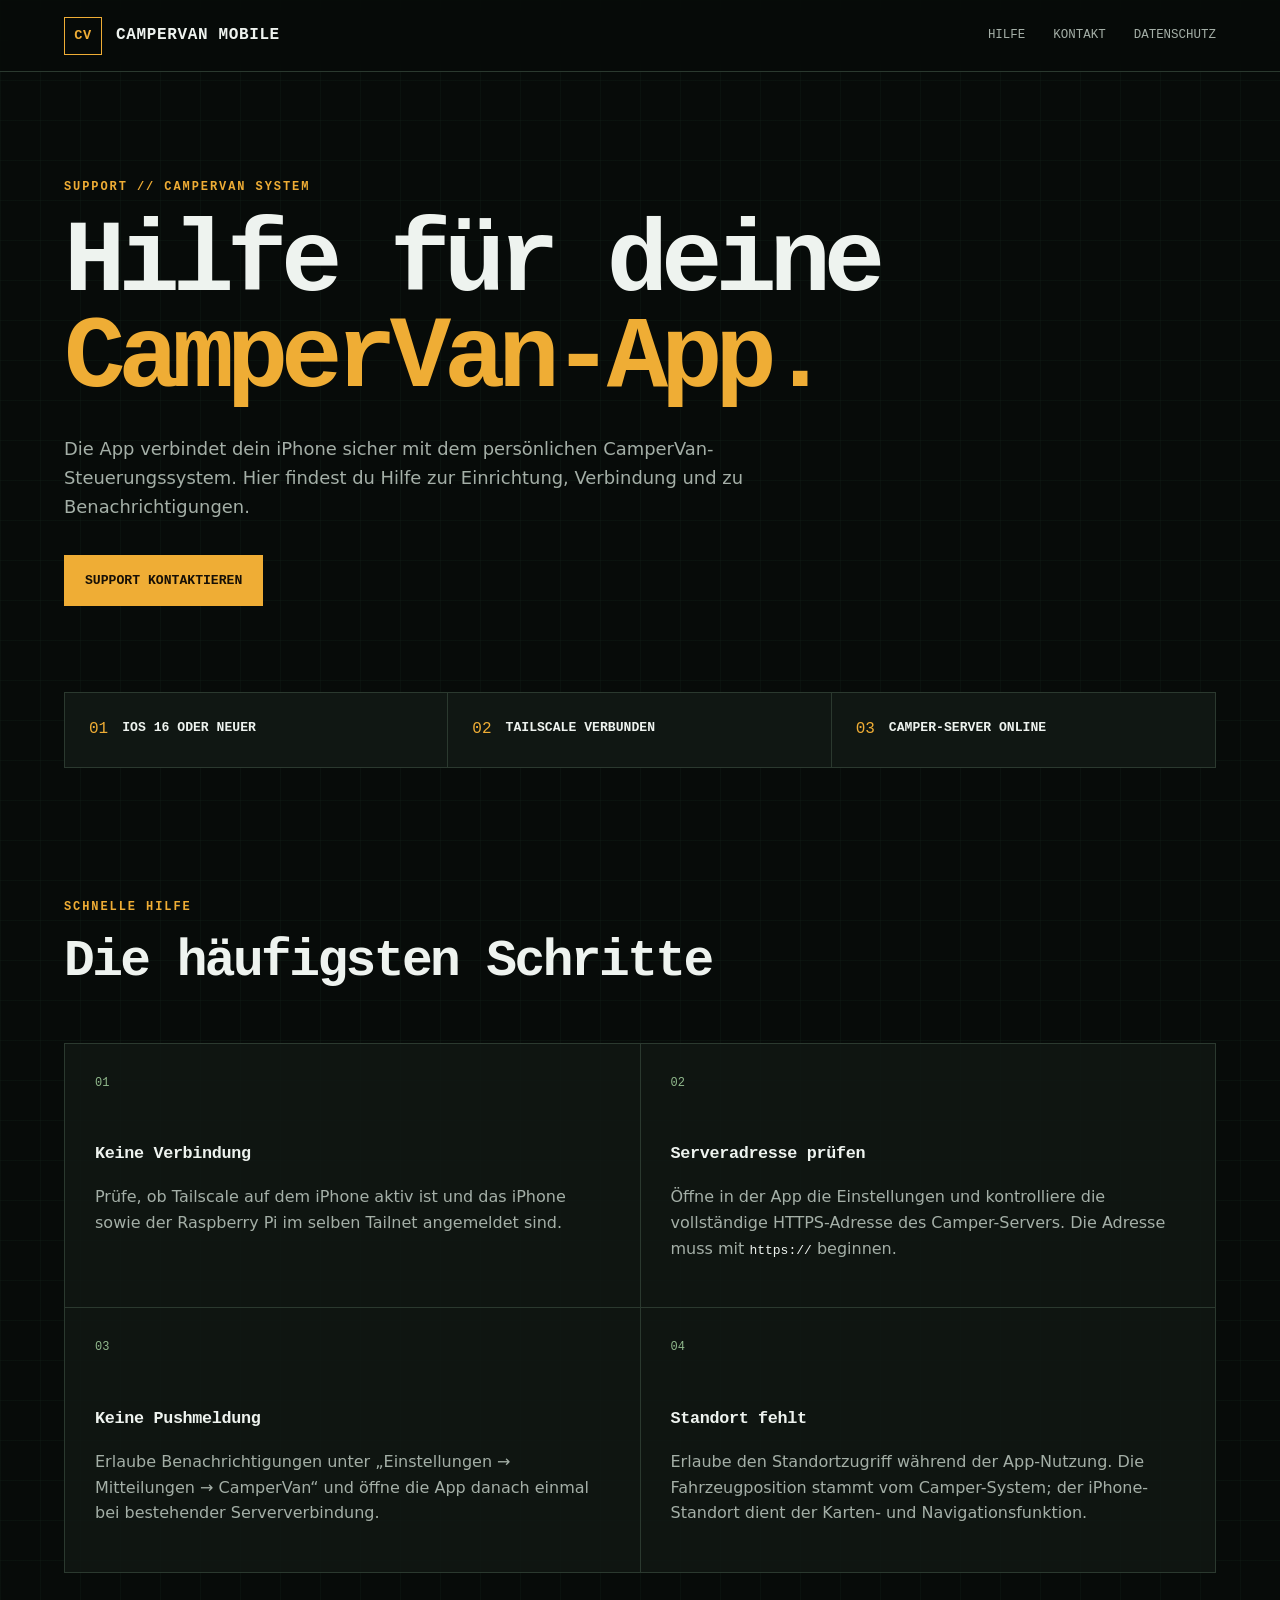
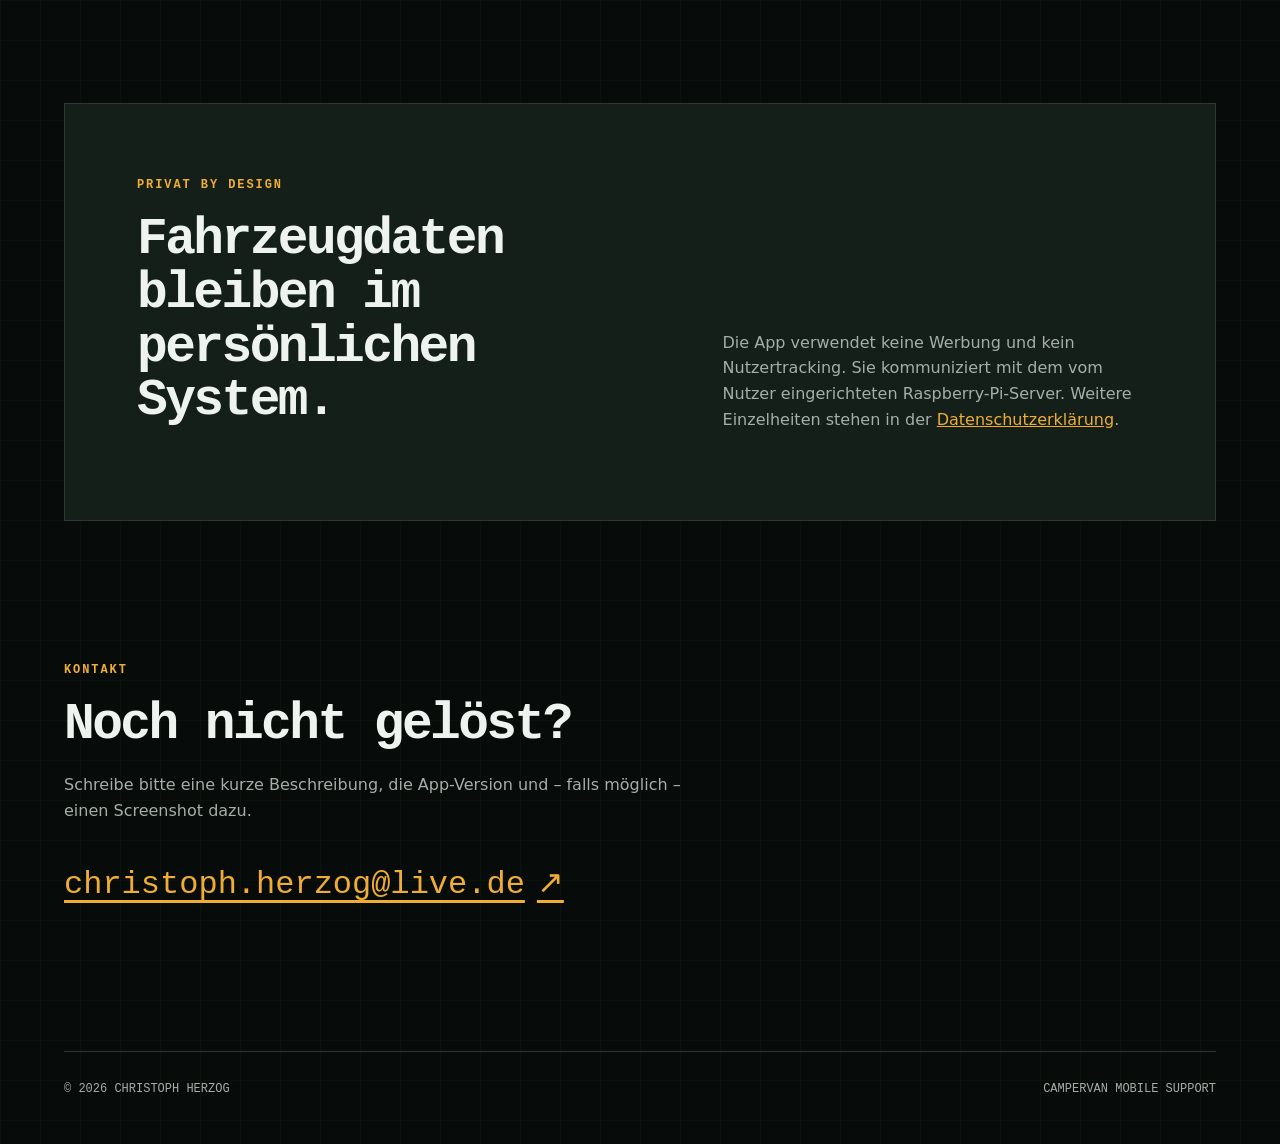
<file: index.html>
<!doctype html>
<html lang="de">
<head>
  <meta charset="utf-8">
  <meta name="viewport" content="width=device-width, initial-scale=1">
  <meta name="description" content="Support und Hilfe für die CamperVan Mobile App.">
  <meta name="theme-color" content="#0a100d">
  <title>CamperVan Mobile – Support</title>
  <link rel="stylesheet" href="styles.css">
</head>
<body>
  <header class="site-header">
    <a class="brand" href="#top" aria-label="CamperVan Mobile Support – Startseite">
      <span class="brand-mark" aria-hidden="true">CV</span>
      <span>CamperVan Mobile</span>
    </a>
    <nav aria-label="Seitennavigation">
      <a href="#hilfe">Hilfe</a>
      <a href="#kontakt">Kontakt</a>
      <a href="datenschutz/">Datenschutz</a>
    </nav>
  </header>

  <main id="top">
    <section class="hero" aria-labelledby="hero-title">
      <div class="eyebrow">SUPPORT // CAMPERVAN SYSTEM</div>
      <h1 id="hero-title">Hilfe für deine<br><span>CamperVan-App.</span></h1>
      <p class="hero-copy">
        Die App verbindet dein iPhone sicher mit dem persönlichen CamperVan-
        Steuerungssystem. Hier findest du Hilfe zur Einrichtung, Verbindung und
        zu Benachrichtigungen.
      </p>
      <a class="primary-action" href="mailto:christoph.herzog@live.de?subject=CamperVan%20Mobile%20Support">Support kontaktieren</a>
    </section>

    <section class="status-band" aria-label="Wichtige Voraussetzungen">
      <div><span>01</span><strong>iOS 16 oder neuer</strong></div>
      <div><span>02</span><strong>Tailscale verbunden</strong></div>
      <div><span>03</span><strong>Camper-Server online</strong></div>
    </section>

    <section class="content-section" id="hilfe" aria-labelledby="help-title">
      <div class="section-heading">
        <p class="eyebrow">SCHNELLE HILFE</p>
        <h2 id="help-title">Die häufigsten Schritte</h2>
      </div>

      <div class="help-grid">
        <article>
          <span class="step">01</span>
          <h3>Keine Verbindung</h3>
          <p>Prüfe, ob Tailscale auf dem iPhone aktiv ist und das iPhone sowie der Raspberry Pi im selben Tailnet angemeldet sind.</p>
        </article>
        <article>
          <span class="step">02</span>
          <h3>Serveradresse prüfen</h3>
          <p>Öffne in der App die Einstellungen und kontrolliere die vollständige HTTPS-Adresse des Camper-Servers. Die Adresse muss mit <code>https://</code> beginnen.</p>
        </article>
        <article>
          <span class="step">03</span>
          <h3>Keine Pushmeldung</h3>
          <p>Erlaube Benachrichtigungen unter „Einstellungen → Mitteilungen → CamperVan“ und öffne die App danach einmal bei bestehender Serververbindung.</p>
        </article>
        <article>
          <span class="step">04</span>
          <h3>Standort fehlt</h3>
          <p>Erlaube den Standortzugriff während der App-Nutzung. Die Fahrzeugposition stammt vom Camper-System; der iPhone-Standort dient der Karten- und Navigationsfunktion.</p>
        </article>
      </div>
    </section>

    <section class="privacy-note" aria-labelledby="privacy-title">
      <div>
        <p class="eyebrow">PRIVAT BY DESIGN</p>
        <h2 id="privacy-title">Fahrzeugdaten bleiben im persönlichen System.</h2>
      </div>
      <p>Die App verwendet keine Werbung und kein Nutzertracking. Sie kommuniziert mit dem vom Nutzer eingerichteten Raspberry-Pi-Server. Weitere Einzelheiten stehen in der <a href="datenschutz/">Datenschutzerklärung</a>.</p>
    </section>

    <section class="contact" id="kontakt" aria-labelledby="contact-title">
      <p class="eyebrow">KONTAKT</p>
      <h2 id="contact-title">Noch nicht gelöst?</h2>
      <p>Schreibe bitte eine kurze Beschreibung, die App-Version und – falls möglich – einen Screenshot dazu.</p>
      <a class="contact-link" href="mailto:christoph.herzog@live.de?subject=CamperVan%20Mobile%20Support">
        christoph.herzog@live.de <span aria-hidden="true">↗</span>
      </a>
    </section>
  </main>

  <footer>
    <span>© 2026 Christoph Herzog</span>
    <span>CamperVan Mobile Support</span>
  </footer>
</body>
</html>
</file>
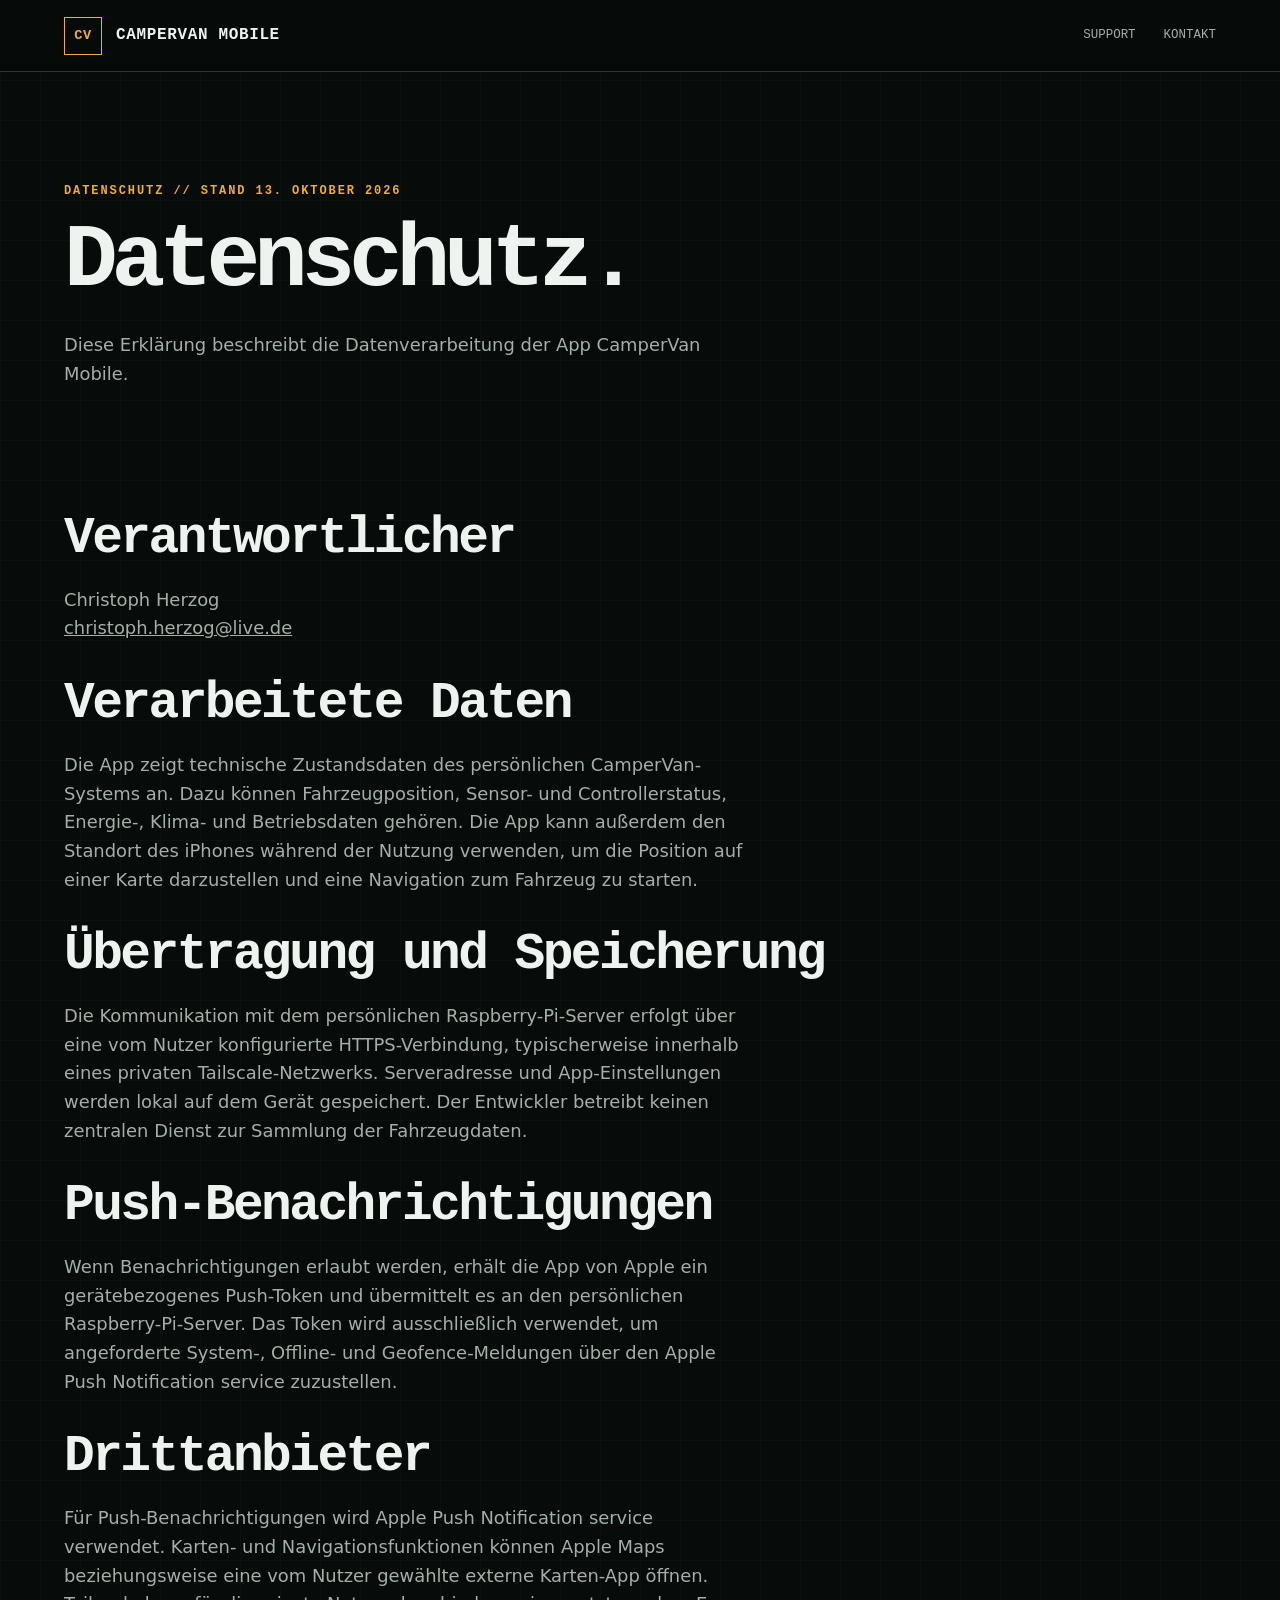
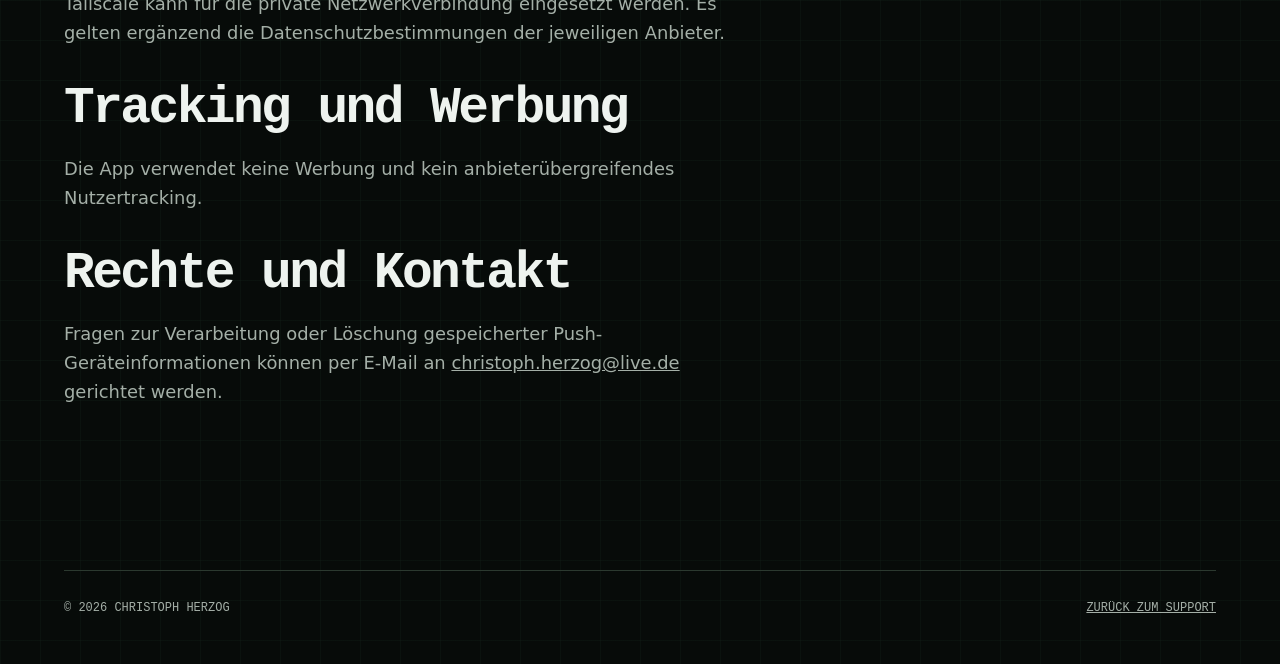
<file: datenschutz/index.html>
<!doctype html>
<html lang="de">
<head>
  <meta charset="utf-8">
  <meta name="viewport" content="width=device-width, initial-scale=1">
  <meta name="description" content="Datenschutzerklärung für CamperVan Mobile.">
  <meta name="theme-color" content="#0a100d">
  <title>CamperVan Mobile – Datenschutz</title>
  <link rel="stylesheet" href="../styles.css">
</head>
<body>
  <header class="site-header">
    <a class="brand" href="../">
      <span class="brand-mark" aria-hidden="true">CV</span>
      <span>CamperVan Mobile</span>
    </a>
    <nav aria-label="Seitennavigation">
      <a href="../">Support</a>
      <a href="mailto:christoph.herzog@live.de?subject=CamperVan%20Mobile%20Datenschutz">Kontakt</a>
    </nav>
  </header>

  <main>
    <section class="hero" style="min-height:440px">
      <p class="eyebrow">DATENSCHUTZ // STAND 13. OKTOBER 2026</p>
      <h1 style="font-size:clamp(2.8rem,7vw,6.2rem)">Datenschutz.</h1>
      <p class="hero-copy">Diese Erklärung beschreibt die Datenverarbeitung der App CamperVan Mobile.</p>
    </section>

    <section class="content-section" style="padding-top:0;max-width:850px">
      <h2>Verantwortlicher</h2>
      <p class="hero-copy">Christoph Herzog<br><a href="mailto:christoph.herzog@live.de">christoph.herzog@live.de</a></p>

      <h2>Verarbeitete Daten</h2>
      <p class="hero-copy">Die App zeigt technische Zustandsdaten des persönlichen CamperVan-Systems an. Dazu können Fahrzeugposition, Sensor- und Controllerstatus, Energie-, Klima- und Betriebsdaten gehören. Die App kann außerdem den Standort des iPhones während der Nutzung verwenden, um die Position auf einer Karte darzustellen und eine Navigation zum Fahrzeug zu starten.</p>

      <h2>Übertragung und Speicherung</h2>
      <p class="hero-copy">Die Kommunikation mit dem persönlichen Raspberry-Pi-Server erfolgt über eine vom Nutzer konfigurierte HTTPS-Verbindung, typischerweise innerhalb eines privaten Tailscale-Netzwerks. Serveradresse und App-Einstellungen werden lokal auf dem Gerät gespeichert. Der Entwickler betreibt keinen zentralen Dienst zur Sammlung der Fahrzeugdaten.</p>

      <h2>Push-Benachrichtigungen</h2>
      <p class="hero-copy">Wenn Benachrichtigungen erlaubt werden, erhält die App von Apple ein gerätebezogenes Push-Token und übermittelt es an den persönlichen Raspberry-Pi-Server. Das Token wird ausschließlich verwendet, um angeforderte System-, Offline- und Geofence-Meldungen über den Apple Push Notification service zuzustellen.</p>

      <h2>Drittanbieter</h2>
      <p class="hero-copy">Für Push-Benachrichtigungen wird Apple Push Notification service verwendet. Karten- und Navigationsfunktionen können Apple Maps beziehungsweise eine vom Nutzer gewählte externe Karten-App öffnen. Tailscale kann für die private Netzwerkverbindung eingesetzt werden. Es gelten ergänzend die Datenschutzbestimmungen der jeweiligen Anbieter.</p>

      <h2>Tracking und Werbung</h2>
      <p class="hero-copy">Die App verwendet keine Werbung und kein anbieterübergreifendes Nutzertracking.</p>

      <h2>Rechte und Kontakt</h2>
      <p class="hero-copy">Fragen zur Verarbeitung oder Löschung gespeicherter Push-Geräteinformationen können per E-Mail an <a href="mailto:christoph.herzog@live.de">christoph.herzog@live.de</a> gerichtet werden.</p>
    </section>
  </main>

  <footer>
    <span>© 2026 Christoph Herzog</span>
    <a href="../">Zurück zum Support</a>
  </footer>
</body>
</html>
</file>
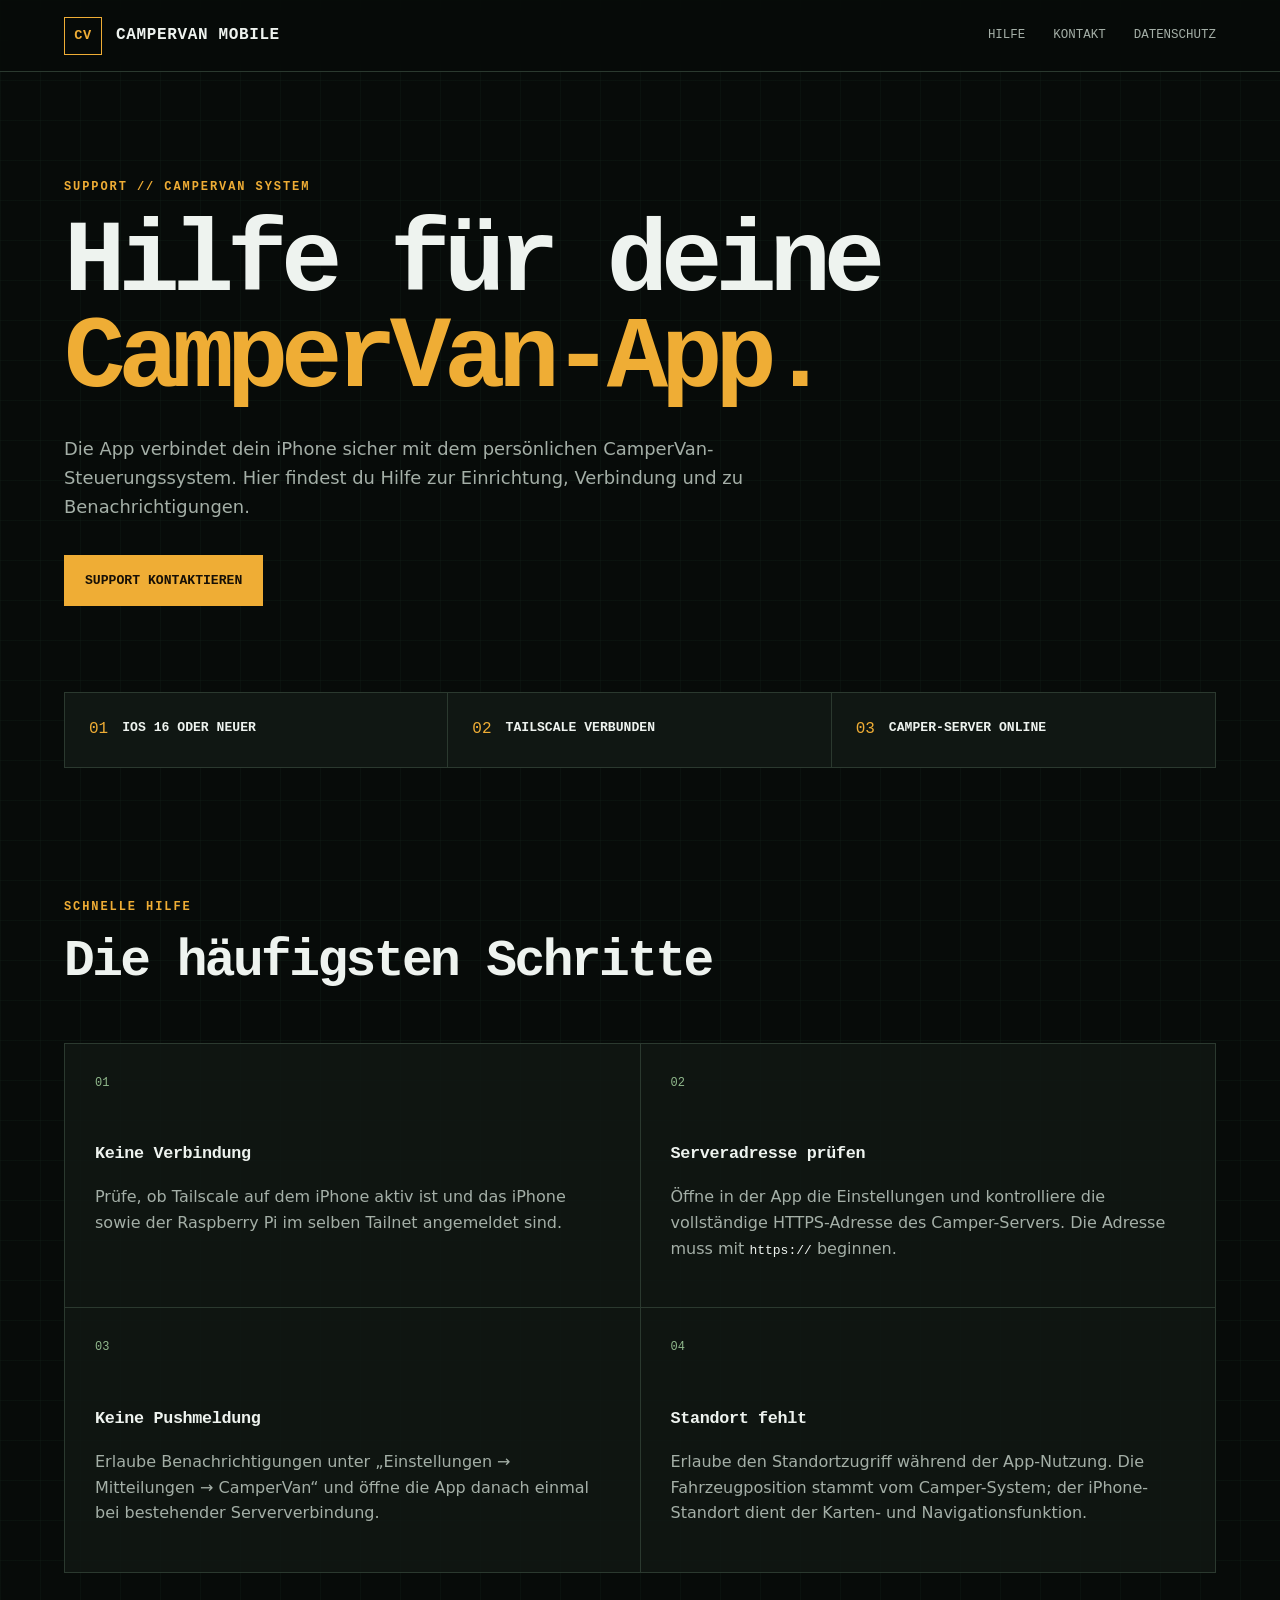
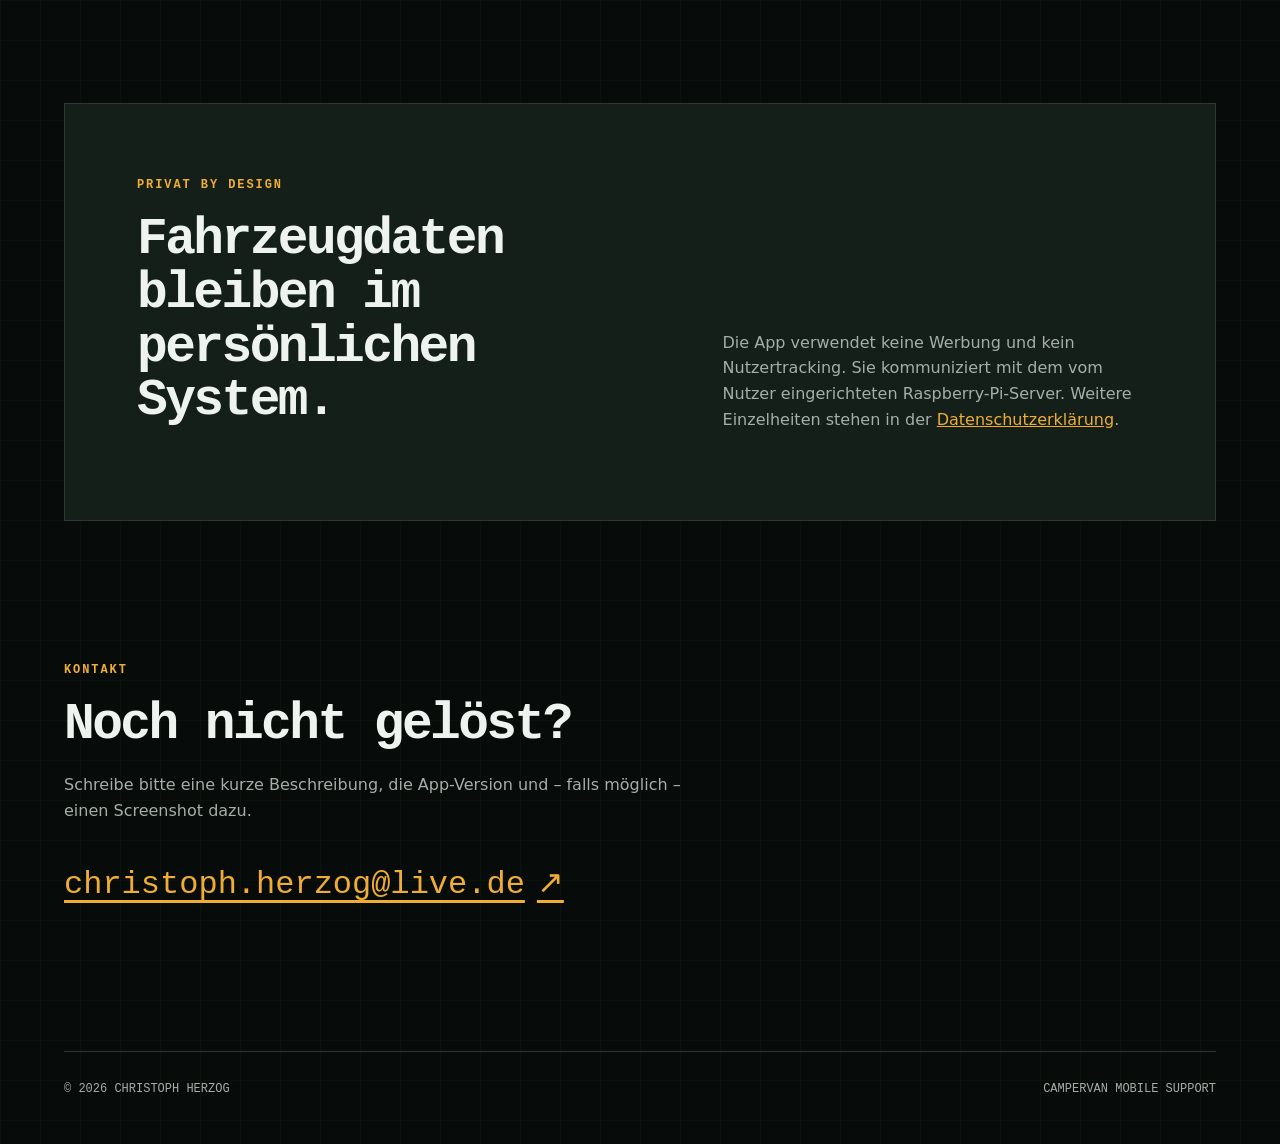
<file: support/index.html>
<!doctype html>
<html lang="de">
<head>
  <meta charset="utf-8">
  <meta name="viewport" content="width=device-width, initial-scale=1">
  <meta http-equiv="refresh" content="0; url=../">
  <link rel="canonical" href="../">
  <title>CamperVan Mobile – Support</title>
</head>
<body>
  <p><a href="../">Zur Support-Seite</a></p>
</body>
</html>
</file>
<file: styles.css>
:root {
  color-scheme: dark;
  --bg: #070b09;
  --panel: #101713;
  --panel-2: #151f19;
  --text: #eef3ef;
  --muted: #a4afa7;
  --line: #2b392f;
  --accent: #efad35;
  --accent-soft: #352711;
  --green: #91b98d;
}

* { box-sizing: border-box; }

html { scroll-behavior: smooth; }

body {
  margin: 0;
  background:
    linear-gradient(rgba(26, 42, 32, .22) 1px, transparent 1px),
    linear-gradient(90deg, rgba(26, 42, 32, .22) 1px, transparent 1px),
    var(--bg);
  background-size: 40px 40px;
  color: var(--text);
  font-family: ui-monospace, SFMono-Regular, Menlo, Monaco, Consolas, "Liberation Mono", monospace;
  line-height: 1.6;
}

a { color: inherit; }

.site-header {
  position: sticky;
  top: 0;
  z-index: 10;
  display: flex;
  align-items: center;
  justify-content: space-between;
  min-height: 72px;
  padding: 0 5vw;
  border-bottom: 1px solid var(--line);
  background: rgba(7, 11, 9, .92);
  backdrop-filter: blur(14px);
}

.brand {
  display: flex;
  align-items: center;
  gap: 14px;
  color: var(--text);
  font-weight: 800;
  text-decoration: none;
  text-transform: uppercase;
  letter-spacing: .04em;
}

.brand-mark {
  display: grid;
  width: 38px;
  height: 38px;
  place-items: center;
  border: 1px solid var(--accent);
  color: var(--accent);
  font-size: .85rem;
}

nav { display: flex; gap: 28px; }
nav a { color: var(--muted); font-size: .78rem; text-decoration: none; text-transform: uppercase; }
nav a:hover, nav a:focus-visible { color: var(--accent); }

main, footer { width: min(1160px, 90vw); margin-inline: auto; }

.hero {
  min-height: 620px;
  display: flex;
  flex-direction: column;
  align-items: flex-start;
  justify-content: center;
  padding: 90px 0 70px;
}

.eyebrow {
  margin: 0 0 18px;
  color: var(--accent);
  font-size: .75rem;
  font-weight: 800;
  letter-spacing: .16em;
}

h1, h2, h3, p { margin-top: 0; }
h1 { margin-bottom: 28px; font-size: clamp(3rem, 8vw, 7.6rem); line-height: .94; letter-spacing: -.07em; }
h1 span { color: var(--accent); }
h2 { margin-bottom: 20px; font-size: clamp(2rem, 4vw, 3.8rem); line-height: 1.05; letter-spacing: -.05em; }
h3 { font-size: 1.05rem; letter-spacing: -.02em; }

.hero-copy { max-width: 680px; margin-bottom: 34px; color: var(--muted); font-family: system-ui, sans-serif; font-size: 1.12rem; }

.primary-action {
  display: inline-block;
  padding: 14px 20px;
  border: 1px solid var(--accent);
  background: var(--accent);
  color: #171006;
  font-size: .82rem;
  font-weight: 900;
  text-decoration: none;
  text-transform: uppercase;
}
.primary-action:hover, .primary-action:focus-visible { background: #ffc35c; }

.status-band {
  display: grid;
  grid-template-columns: repeat(3, 1fr);
  border: 1px solid var(--line);
  background: var(--panel);
}

.status-band div { display: flex; gap: 14px; padding: 24px; border-right: 1px solid var(--line); }
.status-band div:last-child { border-right: 0; }
.status-band span { color: var(--accent); }
.status-band strong { font-size: .82rem; text-transform: uppercase; }

.content-section { padding: 130px 0; }
.section-heading { max-width: 720px; }

.help-grid { display: grid; grid-template-columns: repeat(2, 1fr); margin-top: 54px; border-top: 1px solid var(--line); border-left: 1px solid var(--line); }
.help-grid article { min-height: 245px; padding: 30px; border-right: 1px solid var(--line); border-bottom: 1px solid var(--line); background: rgba(16, 23, 19, .88); }
.help-grid article:hover { background: var(--panel-2); }
.help-grid p { color: var(--muted); font-family: system-ui, sans-serif; }
.step { display: block; margin-bottom: 48px; color: var(--green); font-size: .75rem; }
code { color: var(--text); }

.privacy-note {
  display: grid;
  grid-template-columns: 1.25fr 1fr;
  gap: 60px;
  padding: 72px;
  border: 1px solid var(--line);
  background: var(--panel-2);
}
.privacy-note p:last-child { align-self: end; color: var(--muted); font-family: system-ui, sans-serif; }
.privacy-note a { color: var(--accent); }

.contact { padding: 140px 0; }
.contact > p:not(.eyebrow) { max-width: 650px; color: var(--muted); font-family: system-ui, sans-serif; }
.contact-link { display: inline-flex; gap: 12px; margin-top: 20px; color: var(--accent); font-size: clamp(1.05rem, 3vw, 2rem); text-underline-offset: 7px; }

footer { display: flex; justify-content: space-between; padding: 28px 0 45px; border-top: 1px solid var(--line); color: var(--muted); font-size: .75rem; text-transform: uppercase; }

@media (max-width: 760px) {
  .site-header { position: static; padding: 14px 5vw; }
  .brand span:last-child { display: none; }
  nav { gap: 14px; }
  nav a { font-size: .68rem; }
  .hero { min-height: 530px; }
  .status-band, .help-grid, .privacy-note { grid-template-columns: 1fr; }
  .status-band div { border-right: 0; border-bottom: 1px solid var(--line); }
  .status-band div:last-child { border-bottom: 0; }
  .privacy-note { gap: 20px; padding: 34px 26px; }
  .content-section, .contact { padding: 90px 0; }
  footer { flex-direction: column; gap: 8px; }
}

@media (prefers-reduced-motion: reduce) {
  html { scroll-behavior: auto; }
}
</file>
